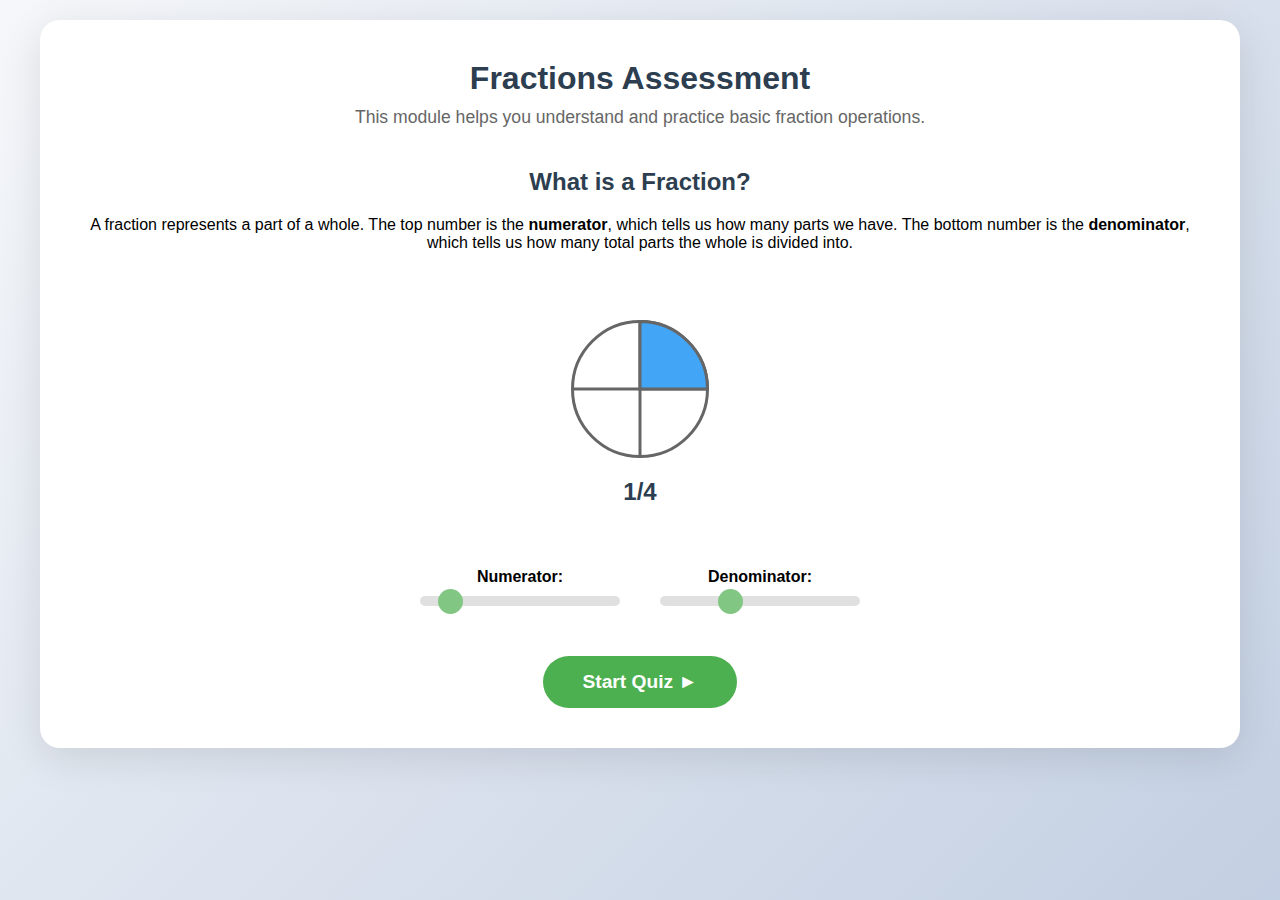
<file: index.html>
<!DOCTYPE html>
<html lang="en">
<head>
    <meta charset="UTF-8" />
    <meta name="viewport" content="width=device-width, initial-scale=1.0" />
    <title>Fraction Assessment</title>
    <link rel="stylesheet" href="style.css">
</head>
<body>
    <div class="container">
        <h1>Fractions Assessment</h1>
        <p class="instruction">This module helps you understand and practice basic fraction operations.</p>
        
        <div id="initial-page" class="initial-visualizer">
            <h2>What is a Fraction?</h2>
            <p>A fraction represents a part of a whole. The top number is the <b>numerator</b>, which tells us how many parts we have. The bottom number is the <b>denominator</b>, which tells us how many total parts the whole is divided into.</p>
            <div class="pizza-container">
                <svg class="pizza" id="pizza-init" viewBox="0 0 100 100"></svg>
                <div class="fraction-label" id="label-init">1/4</div>
            </div>
            
            <div class="slider-container">
                <div class="slider-group">
                    <span>Numerator:</span>
                    <input type="range" id="numerator-slider" min="0" max="10" value="1">
                </div>
                <div class="slider-group">
                    <span>Denominator:</span>
                    <input type="range" id="denominator-slider" min="1" max="10" value="4">
                </div>
            </div>
            
            <button class="start-button" onclick="startQuiz()">Start Quiz ►</button>
        </div>

        <div id="quiz-content" class="hide">
            <div class="quiz-section">
                <h2 class="quiz-title">Fraction <span id="operation-type">Addition</span> Quiz</h2>
                <p class="instruction" id="instruction">Drag the slices to solve the problem!</p>
                <div class="visualization" id="visualization">
                    <div class="pizza-container" data-pizza="pizza1">
                        <svg class="pizza" id="pizza1" viewBox="0 0 100 100"></svg>
                        <div class="fraction-label" id="label1">0/3</div>
                    </div>
                    <div class="operator" id="operator">+</div>
                    <div class="pizza-container" data-pizza="pizza2">
                        <svg class="pizza" id="pizza2" viewBox="0 0 100 100"></svg>
                        <div class="fraction-label" id="label2">0/3</div>
                    </div>
                    <div class="operator operator-equals">=</div>
                    <div class="pizza-container" data-pizza="pizza3">
                        <svg class="pizza" id="pizza3" viewBox="0 0 100 100"></svg>
                        <div class="fraction-label" id="label3">0/3</div>
                    </div>
                </div>
                
                <div class="equation">
                    <div class="fraction-input">
                        <div id="num1">2</div>
                        <div class="line"></div>
                        <div id="den1">3</div>
                    </div>
                    <div id="quiz-operator">+</div>
                    <div class="fraction-input">
                        <div id="num2">1</div>
                        <div class="line"></div>
                        <div id="den2">3</div>
                    </div>
                    <div>=</div>
                    <div class="fraction-input">
                        <input type="number" id="answer-num" placeholder="?" min="0" max="10">
                        <div class="line"></div>
                        <input type="number" id="answer-den" placeholder="?" min="1" max="10">
                    </div>
                </div>
                <div class="buttons">
                    <button class="btn-hint" onclick="showHint()">Get Hint</button>
                    <button class="btn-check" onclick="checkAnswer()">✓ Check Answer</button>
                </div>
                <div class="feedback" id="feedback"></div>
                <div class="question-info" id="question-info">Question 1 of 5</div>
            </div>
        </div>
        
        <div class="completion-screen" id="completion-screen">
            <h2>🎉 Congratulations! 🎉</h2>
            <p>You've completed the module!</p>
            <div class="score">
                <span id="final-score">Score: 0/0</span>
            </div>
            <p>Great job learning about fractions!</p>
            <button class="btn-restart" onclick="restartQuiz()">Start Over</button>
        </div>
        
        <div class="hide" id="mode-completion-screen">
            <h2 style="color:#2c3e50; text-align: center; margin-top: 40px;">Great job with Addition!</h2>
            <p class="instruction">Ready to try Subtraction?</p>
            <div style="text-align: center;">
                <button class="start-button" onclick="startSubtractionQuiz()">Start Subtraction Quiz ►</button>
            </div>
        </div>
    </div>
    
    <script src="script.js"></script>
</body>
</html>
</file>
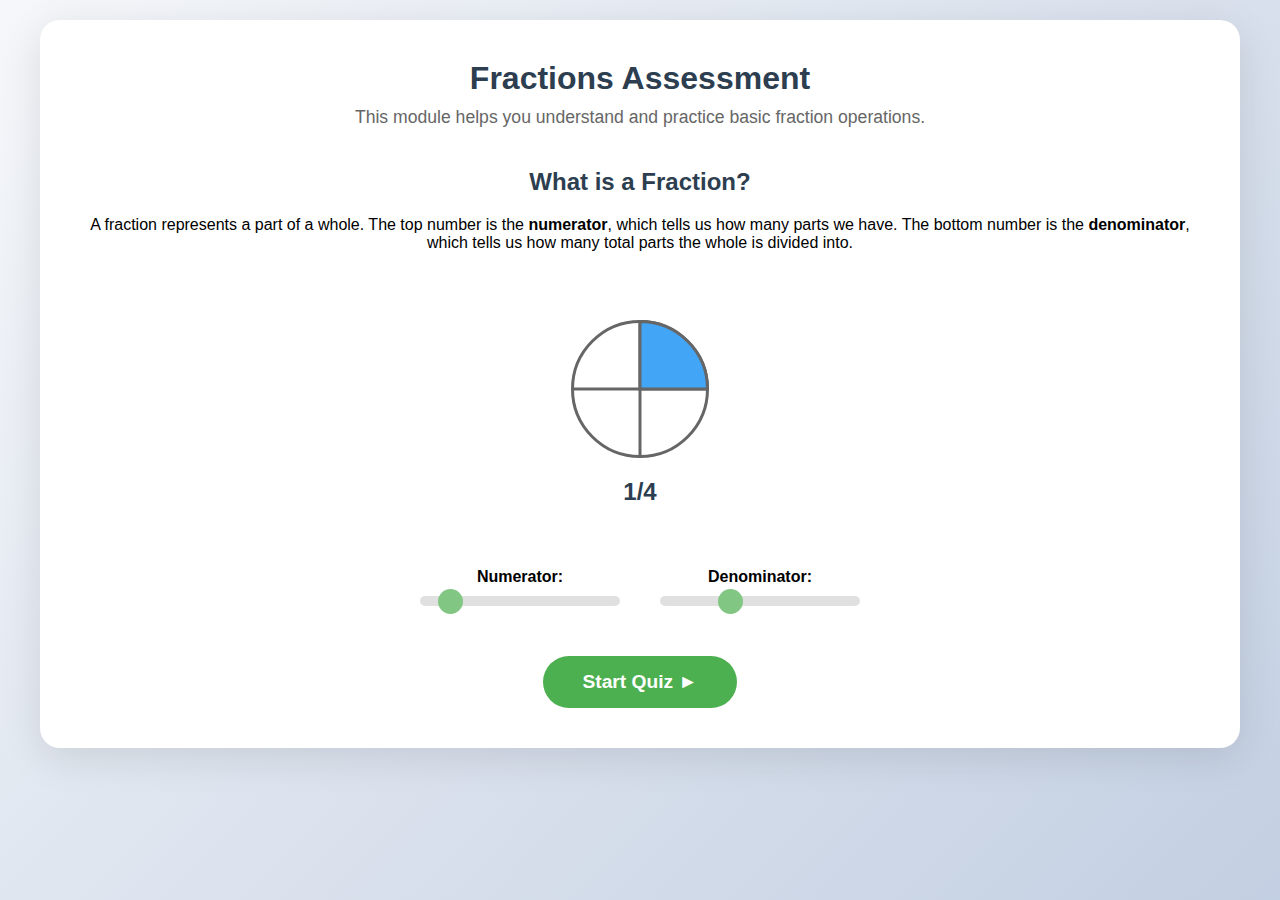
<file: practice.html>
<!DOCTYPE html>
<html lang="en">
<head>
    <meta charset="UTF-8" />
    <meta name="viewport" content="width=device-width, initial-scale=1.0" />
    <title>Fraction Assessment</title>
    <style>
        * {
            margin: 0;
            padding: 0;
            box-sizing: border-box;
        }

        body {
            font-family: 'Segoe UI', Tahoma, Geneva, Verdana, sans-serif;
            background: linear-gradient(135deg, #f5f7fa 0%, #c3cfe2 100%);
            min-height: 100vh;
            padding: 20px;
        }

        .container {
            max-width: 1200px;
            margin: 0 auto;
            background: white;
            border-radius: 20px;
            padding: 40px;
            box-shadow: 0 10px 40px rgba(0, 0, 0, 0.1);
        }

        h1 {
            text-align: center;
            color: #2c3e50;
            margin-bottom: 10px;
            font-size: 2em;
        }
        
        h2 {
            text-align: center;
            color: #2c3e50;
            margin-top: 10px;
            font-size: 1.5em;
        }

        .instruction {
            text-align: center;
            color: #666;
            margin-bottom: 30px;
            font-size: 1.1em;
        }

        .visualization {
            display: flex;
            align-items: center;
            justify-content: center;
            gap: 30px;
            margin-bottom: 50px;
            flex-wrap: wrap;
            position: relative;
        }
        
        .pizza-container {
            position: relative;
            padding: 20px;
            border-radius: 15px;
            min-width: 180px;
            transition: box-shadow 0.3s, border 0.3s;
            border: 2px dashed transparent;
        }

        .pizza {
            width: 150px;
            height: 150px;
            position: relative;
        }
        .fraction-label {
            text-align: center;
            font-size: 1.5em;
            font-weight: bold;
            margin-top: 10px;
            color: #2c3e50;
        }
        .operator {
            font-size: 2.5em;
            font-weight: bold;
            color: #2c3e50;
        }
        svg {
            width: 100%;
            height: 100%;
        }
        .slice {
            cursor: grab;
            transition: opacity 0.3s;
        }
        .slice:hover {
            opacity: 0.8;
            filter: brightness(1.1);
        }
        
        .slice.dragging {
            visibility: hidden;
        }
        
        .drop-target {
            box-shadow: 0 0 20px 5px rgba(66, 165, 245, 0.7);
            border: 2px dashed #42a5f5;
        }
        
        /* --- UPDATED RULE --- */
        .floating-slice {
            position: fixed; /* Changed to fixed for smoother scrolling behavior */
            width: 150px;
            height: 150px;
            pointer-events: none; /* Allows elements below to be detected */
            z-index: 1000;
            transform: scale(1.1);
            filter: drop-shadow(0 10px 8px rgba(0,0,0,0.2));
            transition: transform 0.2s;
        }

        /* --- SUBTRACTION CHANGE: Styles to hide elements during subtraction mode --- */
        .subtraction-mode .operator-equals,
        .subtraction-mode .pizza-container[data-pizza="pizza3"] {
            display: none;
        }

        .quiz-section {
            background: #f8f9fa;
            padding: 30px;
            border-radius: 15px;
            margin-top: 40px;
        }
        .quiz-title {
            text-align: center;
            font-size: 1.5em;
            color: #2c3e50;
            margin-bottom: 20px;
        }
        .equation {
            display: flex;
            align-items: center;
            justify-content: center;
            gap: 15px;
            font-size: 1.8em;
            margin-bottom: 20px;
            flex-wrap: wrap;
        }
        .fraction-input {
            display: flex;
            flex-direction: column;
            align-items: center;
            gap: 5px;
        }
        .fraction-input input {
            width: 80px;
            height: 50px;
            text-align: center;
            font-size: 1.2em;
            border: 2px solid #ddd;
            border-radius: 8px;
            padding: 5px;
        }
        .fraction-input .line {
            width: 80px;
            height: 2px;
            background: #333;
        }
        .buttons {
            display: flex;
            justify-content: center;
            gap: 20px;
            margin-top: 30px;
            flex-wrap: wrap;
        }
        button {
            padding: 12px 30px;
            font-size: 1.1em;
            border: none;
            border-radius: 25px;
            cursor: pointer;
            font-weight: 600;
            transition: all 0.3s;
        }
        .btn-hint {
            background: #ffa726;
            color: white;
        }
        .btn-hint:hover {
            background: #fb8c00;
            transform: translateY(-2px);
        }
        .btn-check {
            background: #42a5f5;
            color: white;
        }
        .btn-check:hover {
            background: #1e88e5;
            transform: translateY(-2px);
        }
        .feedback {
            text-align: center;
            font-size: 1.2em;
            font-weight: bold;
            margin-top: 20px;
            padding: 15px;
            border-radius: 10px;
        }
        .feedback.correct {
            color: #4caf50;
            background: #e8f5e9;
        }
        .feedback.incorrect {
            color: #f44336;
            background: #ffebee;
        }
        .question-info {
            text-align: center;
            color: #666;
            margin-top: 20px;
        }
        .completion-screen {
            display: none;
            text-align: center;
            padding: 40px;
        }
        .completion-screen.active {
            display: block;
        }
        .completion-screen h2 {
            color: #4caf50;
            font-synthesis: 2.5em;
            margin-bottom: 20px;
        }
        .completion-screen p {
            color: #666;
            font-size: 1.3em;
            margin-bottom: 30px;
        }
        .score {
            font-size: 3em;
            color: #2c3e50;
            font-weight: bold;
            margin: 20px 0;
        }
        .btn-restart {
            background: #9c27b0;
            color: white;
        }
        .btn-restart:hover {
            background: #7b1fa2;
            transform: translateY(-2px);
        }
        
        .hide {
            display: none;
        }
        .slider-container {
            display: flex;
            justify-content: center;
            gap: 40px;
            margin-top: 20px;
        }
        .slider-group {
            display: flex;
            flex-direction: column;
            align-items: center;
        }
        .slider-group span {
            font-weight: bold;
            margin-bottom: 10px;
        }
        .slider-group input[type="range"] {
            -webkit-appearance: none;
            width: 200px;
            height: 10px;
            background: #d3d3d3;
            outline: none;
            opacity: 0.7;
            -webkit-transition: .2s;
            transition: opacity .2s;
            border-radius: 5px;
        }
        .slider-group input[type="range"]:hover {
            opacity: 1;
        }
        .slider-group input[type="range"]::-webkit-slider-thumb {
            -webkit-appearance: none;
            appearance: none;
            width: 25px;
            height: 25px;
            background: #4caf50;
            cursor: pointer;
            border-radius: 50%;
        }
        .slider-group input[type="range"]::-moz-range-thumb {
            width: 25px;
            height: 25px;
            background: #4caf50;
            cursor: pointer;
            border-radius: 50%;
        }
        
        .start-button {
            padding: 15px 40px;
            font-size: 1.2em;
            font-weight: bold;
            color: white;
            background: #4CAF50;
            border: none;
            border-radius: 30px;
            cursor: pointer;
            margin-top: 30px;
            transition: background 0.3s;
        }
        .start-button:hover {
            background: #45a049;
        }
        
        /* New styles for initial visualizer */
        .initial-visualizer {
            display: flex;
            flex-direction: column;
            align-items: center;
            gap: 20px;
            text-align: center;
        }
        .initial-visualizer .pizza-container {
            margin-top: 20px;
        }
    </style>
</head>
<body>
    <div class="container">
        <h1>Fractions Assessment</h1>
        <p class="instruction">This module helps you understand and practice basic fraction operations.</p>
        
        <div id="initial-page" class="initial-visualizer">
            <h2>What is a Fraction?</h2>
            <p>A fraction represents a part of a whole. The top number is the <b>numerator</b>, which tells us how many parts we have. The bottom number is the <b>denominator</b>, which tells us how many total parts the whole is divided into.</p>
            <div class="pizza-container">
                <svg class="pizza" id="pizza-init" viewBox="0 0 100 100"></svg>
                <div class="fraction-label" id="label-init">1/4</div>
            </div>
            
            <div class="slider-container">
                <div class="slider-group">
                    <span>Numerator:</span>
                    <input type="range" id="numerator-slider" min="0" max="10" value="1">
                </div>
                <div class="slider-group">
                    <span>Denominator:</span>
                    <input type="range" id="denominator-slider" min="1" max="10" value="4">
                </div>
            </div>
            
            <button class="start-button" onclick="startQuiz()">Start Quiz ►</button>
        </div>

        <div id="quiz-content" class="hide">
            <div class="quiz-section">
                <h2 class="quiz-title">Fraction <span id="operation-type">Addition</span> Quiz</h2>
                <p class="instruction" id="instruction">Click the button below to start dragging slices!</p>
                <div class="visualization" id="visualization">
                    <div class="pizza-container" data-pizza="pizza1">
                        <svg class="pizza" id="pizza1" viewBox="0 0 100 100"></svg>
                        <div class="fraction-label" id="label1">0/3</div>
                    </div>
                    <div class="operator" id="operator">+</div>
                    <div class="pizza-container" data-pizza="pizza2">
                        <svg class="pizza" id="pizza2" viewBox="0 0 100 100"></svg>
                        <div class="fraction-label" id="label2">0/3</div>
                    </div>
                    <div class="operator operator-equals">=</div>
                    <div class="pizza-container" data-pizza="pizza3">
                        <svg class="pizza" id="pizza3" viewBox="0 0 100 100"></svg>
                        <div class="fraction-label" id="label3">0/3</div>
                    </div>
                </div>
                
                <div class="equation">
                    <div class="fraction-input">
                        <div id="num1">2</div>
                        <div class="line"></div>
                        <div id="den1">3</div>
                    </div>
                    <div id="quiz-operator">+</div>
                    <div class="fraction-input">
                        <div id="num2">1</div>
                        <div class="line"></div>
                        <div id="den2">3</div>
                    </div>
                    <div>=</div>
                    <div class="fraction-input">
                        <input type="number" id="answer-num" placeholder="?" min="0" max="10">
                        <div class="line"></div>
                        <input type="number" id="answer-den" placeholder="?" min="1" max="10">
                    </div>
                </div>
                <div class="buttons">
                    <button class="btn-hint" onclick="showHint()">Get Hint</button>
                    <button class="btn-check" onclick="checkAnswer()">✓ Check Answer</button>
                </div>
                <div class="feedback" id="feedback"></div>
                <div class="question-info" id="question-info">Question 1 of 6</div>
            </div>
        </div>
        
        <div class="completion-screen" id="completion-screen">
            <h2>🎉 Congratulations! 🎉</h2>
            <p>You've completed the module!</p>
            <div class="score">
                <span id="final-score">Score: 0/0</span>
            </div>
            <p>Great job learning about fractions!</p>
            <button class="btn-restart" onclick="restartQuiz()">Start Over</button>
        </div>
        
        <div class="hide" id="mode-completion-screen">
            <h2 style="color:#2c3e50; text-align: center; margin-top: 40px;">Great job with Addition!</h2>
            <p class="instruction">Ready to try Subtraction?</p>
            <div style="text-align: center;">
                <button class="start-button" onclick="startSubtractionQuiz()">Start Subtraction Quiz ►</button>
            </div>
        </div>
    </div>
    
    <script>
    // --------------- state ----------------
    let currentMode = 'addition';
    let draggingEnabled = false;
    let slices = { pizza1: 0, pizza2: 0, pizza3: 0 };
    let totalSlices = 4;
    let draggedSlice = null;
    let floatingSlice = null;
    let originalPizza = null;
    let sliceIndex = null;
    let currentQuestion = 0;
    let correctAnswers = 0;
    
    const additionQuestions = [
        { num1: 2, den1: 3, num2: 1, den2: 3, answer_num: 3, answer_den: 3, slices1: 2, slices2: 1, totalSlices: 3 },
        { num1: 1, den1: 4, num2: 2, den2: 4, answer_num: 3, answer_den: 4, slices1: 1, slices2: 2, totalSlices: 4 },
        { num1: 1, den1: 3, num2: 1, den2: 3, answer_num: 2, answer_den: 3, slices1: 1, slices2: 1, totalSlices: 3 },
    ];
    
    const subtractionQuestions = [
        { num1: 3, den1: 4, num2: 1, den2: 4, answer_num: 2, answer_den: 4, slices1: 3, slices2: 1, totalSlices: 4 },
        { num1: 2, den1: 3, num2: 1, den2: 3, answer_num: 1, answer_den: 3, slices1: 2, slices2: 1, totalSlices: 3 },
        { num1: 5, den1: 6, num2: 2, den2: 6, answer_num: 3, answer_den: 6, slices1: 5, slices2: 2, totalSlices: 6 },
    ];
    
    let currentQuizQuestions = additionQuestions;
    
    // Initial visualizer logic
    const initNumeratorSlider = document.getElementById('numerator-slider');
    const initDenominatorSlider = document.getElementById('denominator-slider');
    const initLabel = document.getElementById('label-init');
    const initPizzaSvg = document.getElementById('pizza-init');
    
    initNumeratorSlider.addEventListener('input', updateInitialVisualizer);
    initDenominatorSlider.addEventListener('input', updateInitialVisualizer);
    
    function updateInitialVisualizer() {
        let num = parseInt(initNumeratorSlider.value, 10);
        let den = parseInt(initDenominatorSlider.value, 10);
        
        if (num > den) {
            num = den;
            initNumeratorSlider.value = den;
        }
        
        initLabel.textContent = `${num}/${den}`;
        
        createPizza(initPizzaSvg, num, den);
    }
    
    function createPizza(svg, filledSlices, totalSlices) {
        svg.innerHTML = '';
        
        const circle = document.createElementNS('http://www.w3.org/2000/svg', 'circle');
        circle.setAttribute('cx', '50');
        circle.setAttribute('cy', '50');
        circle.setAttribute('r', '45');
        circle.setAttribute('fill', 'white');
        circle.setAttribute('stroke', '#666');
        circle.setAttribute('stroke-width', '2');
        svg.appendChild(circle);

        for (let i = 0; i < totalSlices; i++) {
            const angle = (360 / totalSlices) * i;
            const line = document.createElementNS('http://www.w3.org/2000/svg', 'line');
            line.setAttribute('x1', '50');
            line.setAttribute('y1', '50');
            line.setAttribute('x2', 50 + 45 * Math.cos((angle - 90) * Math.PI / 180));
            line.setAttribute('y2', 50 + 45 * Math.sin((angle - 90) * Math.PI / 180));
            line.setAttribute('stroke', '#666');
            line.setAttribute('stroke-width', '2');
            svg.appendChild(line);
        }

        for (let i = 0; i < filledSlices; i++) {
            const startAngle = (360 / totalSlices) * i - 90;
            const endAngle = (360 / totalSlices) * (i + 1) - 90;
            const x1 = 50 + 45 * Math.cos(startAngle * Math.PI / 180);
            const y1 = 50 + 45 * Math.sin(startAngle * Math.PI / 180);
            const x2 = 50 + 45 * Math.cos(endAngle * Math.PI / 180);
            const y2 = 50 + 45 * Math.sin(endAngle * Math.PI / 180);
            const path = document.createElementNS('http://www.w3.org/2000/svg', 'path');
            const d = `M 50 50 L ${x1} ${y1} A 45 45 0 0 1 ${x2} ${y2} Z`;
            path.setAttribute('d', d);
            path.setAttribute('fill', '#42a5f5');
            path.setAttribute('stroke', '#666');
            path.setAttribute('stroke-width', '2');
            path.classList.add('slice');
            svg.appendChild(path);
        }
    }
    
    function startQuiz() {
        document.getElementById('initial-page').classList.add('hide');
        document.getElementById('quiz-content').classList.remove('hide');
        loadQuestion();
    }
    
    function startSubtractionQuiz() {
        document.getElementById('mode-completion-screen').classList.add('hide');
        document.getElementById('quiz-content').classList.remove('hide');
        currentMode = 'subtraction';
        currentQuizQuestions = subtractionQuestions;
        currentQuestion = 0;
        loadQuestion();
    }
    
    function loadQuestion() {
        if (currentQuestion >= currentQuizQuestions.length) {
            if (currentMode === 'addition') {
                showModeCompletion();
            } else {
                showCompletionScreen();
            }
            return;
        }
        
        const q = currentQuizQuestions[currentQuestion];
        totalSlices = q.totalSlices;
        const viz = document.getElementById('visualization');
        
        document.getElementById('operation-type').textContent = currentMode.charAt(0).toUpperCase() + currentMode.slice(1);
        
        if (currentMode === 'addition') {
            viz.classList.remove('subtraction-mode');
            document.getElementById('operator').textContent = '+';
            document.getElementById('quiz-operator').textContent = '+';
            document.getElementById('instruction').textContent = 'Drag the slices from the first two pizzas to the empty one!';
            slices = { pizza1: q.slices1, pizza2: q.slices2, pizza3: 0 };
        } else { // Subtraction mode
            viz.classList.add('subtraction-mode');
            document.getElementById('operator').textContent = '-';
            document.getElementById('quiz-operator').textContent = '-';
            document.getElementById('instruction').textContent = 'Drag the red slices from the second pizza onto the blue slices to subtract!';
            slices = { pizza1: q.slices1, pizza2: q.slices2, pizza3: 0 };
        }
        
        document.getElementById('num1').textContent = q.num1;
        document.getElementById('den1').textContent = q.den1;
        document.getElementById('num2').textContent = q.num2;
        document.getElementById('den2').textContent = q.den2;
        
        document.getElementById('answer-num').value = '';
        document.getElementById('answer-den').value = '';
        const fb = document.getElementById('feedback');
        fb.textContent = '';
        fb.className = 'feedback';
        
        const totalQuestions = additionQuestions.length + subtractionQuestions.length;
        const currentGlobalQuestion = (currentMode === 'addition' ? 0 : additionQuestions.length) + currentQuestion + 1;
        document.getElementById('question-info').textContent = `Question ${currentGlobalQuestion} of ${totalQuestions}`;
        
        draggingEnabled = true;
        updateVisualization();
    }
    
    function createQuizPizza(svgId, filledSlices = 0, color = '#42a5f5') {
        const svg = document.getElementById(svgId);
        svg.innerHTML = '';
        
        const circle = document.createElementNS('http://www.w3.org/2000/svg', 'circle');
        circle.setAttribute('cx', '50');
        circle.setAttribute('cy', '50');
        circle.setAttribute('r', '45');
        circle.setAttribute('fill', 'white');
        circle.setAttribute('stroke', '#ccc');
        circle.setAttribute('stroke-width', '1');
        svg.appendChild(circle);
        
        for (let i = 0; i < totalSlices; i++) {
            const angle = (360 / totalSlices) * i;
            const line = document.createElementNS('http://www.w3.org/2000/svg', 'line');
            line.setAttribute('x1', '50');
            line.setAttribute('y1', '50');
            line.setAttribute('x2', 50 + 45 * Math.cos((angle - 90) * Math.PI / 180));
            line.setAttribute('y2', 50 + 45 * Math.sin((angle - 90) * Math.PI / 180));
            line.setAttribute('stroke', '#ccc');
            line.setAttribute('stroke-width', '1');
            svg.appendChild(line);
        }
        
        for (let i = 0; i < filledSlices; i++) {
            addSlice(svg, i, color, svgId);
        }
    }
    
    function addSlice(svg, index, color, pizzaId) {
        const startAngle = (360 / totalSlices) * index - 90;
        const endAngle = (360 / totalSlices) * (index + 1) - 90;
        
        const x1 = 50 + 45 * Math.cos(startAngle * Math.PI / 180);
        const y1 = 50 + 45 * Math.sin(startAngle * Math.PI / 180);
        const x2 = 50 + 45 * Math.cos(endAngle * Math.PI / 180);
        const y2 = 50 + 45 * Math.sin(endAngle * Math.PI / 180);
        
        const path = document.createElementNS('http://www.w3.org/2000/svg', 'path');
        const d = `M 50 50 L ${x1} ${y1} A 45 45 0 0 1 ${x2} ${y2} Z`;
        path.setAttribute('d', d);
        path.setAttribute('fill', color);
        path.setAttribute('stroke', '#666');
        path.setAttribute('stroke-width', '2');
        path.classList.add('slice');
        path.dataset.pizzaId = pizzaId;
        path.dataset.sliceIndex = index;
        
        let isDraggable = false;
        if (currentMode === 'addition' && (pizzaId === 'pizza1' || pizzaId === 'pizza2')) {
            isDraggable = true;
        } else if (currentMode === 'subtraction' && pizzaId === 'pizza2') {
            isDraggable = true;
        }

        if (draggingEnabled && isDraggable) {
            path.style.cursor = 'grab';
            path.addEventListener('mousedown', startDrag);
            path.addEventListener('touchstart', startDrag, { passive: false });
        }
        
        svg.appendChild(path);
    }
    
    function createFloatingSlice(color, startAngle, endAngle) {
        const svg = document.createElementNS('http://www.w3.org/2000/svg', 'svg');
        svg.classList.add('floating-slice');
        svg.setAttribute('viewBox', '0 0 100 100');
        
        const x1 = 50 + 45 * Math.cos(startAngle * Math.PI / 180);
        const y1 = 50 + 45 * Math.sin(startAngle * Math.PI / 180);
        const x2 = 50 + 45 * Math.cos(endAngle * Math.PI / 180);
        const y2 = 50 + 45 * Math.sin(endAngle * Math.PI / 180);
        
        const path = document.createElementNS('http://www.w3.org/2000/svg', 'path');
        const d = `M 50 50 L ${x1} ${y1} A 45 45 0 0 1 ${x2} ${y2} Z`;
        path.setAttribute('d', d);
        path.setAttribute('fill', color);
        path.setAttribute('stroke', '#333');
        path.setAttribute('stroke-width', '3');
        
        svg.appendChild(path);
        return svg;
    }
    
    function startDrag(e) {
        if (!draggingEnabled) return;
        e.preventDefault();
        
        draggedSlice = e.currentTarget || e.target;
        originalPizza = draggedSlice.dataset.pizzaId;
        sliceIndex = parseInt(draggedSlice.dataset.sliceIndex, 10);
        
        if (!slices[originalPizza] || slices[originalPizza] <= 0) {
             draggedSlice = null;
             return;
        }
        
        draggedSlice.classList.add('dragging');
        
        const startAngle = (360 / totalSlices) * sliceIndex - 90;
        const endAngle = (360 / totalSlices) * (sliceIndex + 1) - 90;
        const color = draggedSlice.getAttribute('fill');
        
        floatingSlice = createFloatingSlice(color, startAngle, endAngle);
        document.body.appendChild(floatingSlice);
        
        const clientX = e.type === 'touchstart' ? e.touches[0].clientX : e.clientX;
        const clientY = e.type === 'touchstart' ? e.touches[0].clientY : e.clientY;
        
        floatingSlice.style.left = (clientX - 75) + 'px';
        floatingSlice.style.top = (clientY - 75) + 'px';
        
        document.addEventListener('mousemove', drag);
        document.addEventListener('mouseup', endDrag);
        document.addEventListener('touchmove', drag, { passive: false });
        document.addEventListener('touchend', endDrag);
    }
    
    function drag(e) {
        if (!floatingSlice) return;
        
        const clientX = e.type === 'touchmove' ? e.touches[0].clientX : e.clientX;
        const clientY = e.type === 'touchmove' ? e.touches[0].clientY : e.clientY;
        
        floatingSlice.style.left = (clientX - 75) + 'px';
        floatingSlice.style.top = (clientY - 75) + 'px';
        
        document.querySelectorAll('.pizza-container').forEach(container => {
            container.classList.remove('drop-target');
        });
        
        const elementBelow = document.elementFromPoint(clientX, clientY);
        const pizzaContainer = elementBelow?.closest('.pizza-container');
        
        const dropTargetPizzaId = currentMode === 'addition' ? 'pizza3' : 'pizza1';
        if (pizzaContainer && pizzaContainer.dataset.pizza === dropTargetPizzaId) {
            pizzaContainer.classList.add('drop-target');
        }
    }
    
    function endDrag(e) {
        if (!floatingSlice) return;
        
        const clientX = e.type === 'touchend' ? e.changedTouches[0].clientX : e.clientX;
        const clientY = e.type === 'touchend' ? e.changedTouches[0].clientY : e.clientY;
        
        const elementBelow = document.elementFromPoint(clientX, clientY);
        const pizzaContainer = elementBelow?.closest('.pizza-container');
        
        document.querySelectorAll('.pizza-container').forEach(container => {
            container.classList.remove('drop-target');
        });
        
        const dropTargetPizzaId = currentMode === 'addition' ? 'pizza3' : 'pizza1';
        if (pizzaContainer && pizzaContainer.dataset.pizza === dropTargetPizzaId) {
            if (currentMode === 'addition') {
                if ((originalPizza === 'pizza1' || originalPizza === 'pizza2') && slices[originalPizza] > 0) {
                    slices[originalPizza]--;
                    slices.pizza3++;
                }
            } else { // Subtraction
                if (originalPizza === 'pizza2' && slices.pizza2 > 0) {
                    slices.pizza2--;
                    slices.pizza1--; // This makes a blue slice disappear
                }
            }
            updateVisualization();
        } else {
             if (draggedSlice) draggedSlice.classList.remove('dragging');
        }
        
        if (floatingSlice) floatingSlice.remove();
        floatingSlice = null;
        draggedSlice = null;
        
        document.removeEventListener('mousemove', drag);
        document.removeEventListener('mouseup', endDrag);
        document.removeEventListener('touchmove', drag);
        document.removeEventListener('touchend', endDrag);
    }
    
    function updateVisualization() {
        if (currentMode === 'subtraction') {
            createQuizPizza('pizza1', slices.pizza1, '#42a5f5');
            createQuizPizza('pizza2', slices.pizza2, '#ef5350');

            document.getElementById('label1').textContent = `${slices.pizza1}/${totalSlices}`;
            document.getElementById('label2').textContent = `${slices.pizza2}/${totalSlices}`;

            if (slices.pizza2 === 0) {
                document.getElementById('instruction').textContent = "Great! You've subtracted all the slices. Now answer the quiz below.";
            }

        } else { // Addition mode (original logic)
            createQuizPizza('pizza1', slices.pizza1, '#42a5f5');
            createQuizPizza('pizza2', slices.pizza2, '#42a5f5');
            createQuizPizza('pizza3', slices.pizza3, '#ef5350');
            
            document.getElementById('label1').textContent = `${slices.pizza1}/${totalSlices}`;
            document.getElementById('label2').textContent = `${slices.pizza2}/${totalSlices}`;
            document.getElementById('label3').textContent = `${slices.pizza3}/${totalSlices}`;

            if (slices.pizza3 === currentQuizQuestions[currentQuestion].answer_num) {
                document.getElementById('instruction').textContent = "Great! You've combined the slices. Now answer the quiz below.";
            }
        }
    }
    
    function showHint() {
        const feedback = document.getElementById('feedback');
        feedback.className = 'feedback';
        feedback.style.color = '#1976d2';
        feedback.style.background = '#e3f2fd';
        if (currentMode === 'addition') {
            feedback.textContent = 'Hint: To add fractions with the same denominator, add the numerators together and keep the denominator the same.';
        } else {
            feedback.textContent = 'Hint: To subtract fractions with the same denominator, subtract the second numerator from the first and keep the denominator the same.';
        }
    }
    
    function goToNextQuestion() {
        currentQuestion++;
        loadQuestion();
    }
    
    function checkAnswer() {
        const numAnswer = parseInt(document.getElementById('answer-num').value, 10);
        const denAnswer = parseInt(document.getElementById('answer-den').value, 10);
        const feedback = document.getElementById('feedback');
        
        const q = currentQuizQuestions[currentQuestion];
        
        if (numAnswer === q.answer_num && denAnswer === q.answer_den) {
            feedback.textContent = 'Correct! ✓';
            feedback.className = 'feedback correct';
            correctAnswers++;
            
            setTimeout(() => {
                goToNextQuestion();
            }, 1000);
        } else {
            feedback.textContent = 'Not quite! Try using the drag-and-drop visual to find the answer.';
            feedback.className = 'feedback incorrect';
        }
    }
    
    function showModeCompletion() {
        document.getElementById('quiz-content').classList.add('hide');
        document.getElementById('mode-completion-screen').classList.remove('hide');
    }
    
    function showCompletionScreen() {
        document.getElementById('quiz-content').classList.add('hide');
        const completionScreen = document.getElementById('completion-screen');
        completionScreen.classList.remove('hide');
        completionScreen.classList.add('active');
        
        const totalQuestions = additionQuestions.length + subtractionQuestions.length;
        const finalScoreEl = document.getElementById('final-score');
        finalScoreEl.textContent = `Score: ${correctAnswers}/${totalQuestions}`;
    }
    
    function restartQuiz() {
        document.getElementById('completion-screen').classList.add('hide', 'active');
        document.getElementById('initial-page').classList.remove('hide');
        
        currentMode = 'addition';
        currentQuizQuestions = additionQuestions;
        currentQuestion = 0;
        correctAnswers = 0;
        
        updateInitialVisualizer();
    }
    
    // Initial call to set up the page
    updateInitialVisualizer();
</script>
</body>
</html>
</file>
<file: style.css>
* {
    margin: 0;
    padding: 0;
    box-sizing: border-box;
}

body {
    font-family: 'Segoe UI', Tahoma, Geneva, Verdana, sans-serif;
    background: linear-gradient(135deg, #f5f7fa 0%, #c3cfe2 100%);
    min-height: 100vh;
    padding: 20px;
}

.container {
    max-width: 1200px;
    margin: 0 auto;
    background: white;
    border-radius: 20px;
    padding: 40px;
    box-shadow: 0 10px 40px rgba(0, 0, 0, 0.1);
}

h1 {
    text-align: center;
    color: #2c3e50;
    margin-bottom: 10px;
    font-size: 2em;
}

h2 {
    text-align: center;
    color: #2c3e50;
    margin-top: 10px;
    font-size: 1.5em;
}

.instruction {
    text-align: center;
    color: #666;
    margin-bottom: 30px;
    font-size: 1.1em;
}

.visualization {
    display: flex;
    align-items: center;
    justify-content: center;
    gap: 30px;
    margin-bottom: 50px;
    flex-wrap: wrap;
    position: relative;
}

.pizza-container {
    position: relative;
    padding: 20px;
    border-radius: 15px;
    min-width: 180px;
    transition: box-shadow 0.3s, border 0.3s;
    border: 2px dashed transparent;
}

.pizza {
    width: 150px;
    height: 150px;
    position: relative;
}
.fraction-label {
    text-align: center;
    font-size: 1.5em;
    font-weight: bold;
    margin-top: 10px;
    color: #2c3e50;
}
.operator {
    font-size: 2.5em;
    font-weight: bold;
    color: #2c3e50;
}
svg {
    width: 100%;
    height: 100%;
}
.slice {
    cursor: grab;
    transition: opacity 0.3s;
}
.slice:hover {
    opacity: 0.8;
    filter: brightness(1.1);
}

.slice.dragging {
    visibility: hidden;
}

.drop-target {
    box-shadow: 0 0 20px 5px rgba(66, 165, 245, 0.7);
    border: 2px dashed #42a5f5;
}

.floating-slice {
    position: fixed;
    width: 150px;
    height: 150px;
    pointer-events: none;
    z-index: 1000;
    transform: scale(1.1);
    filter: drop-shadow(0 10px 8px rgba(0,0,0,0.2));
    transition: transform 0.2s;
}

.subtraction-mode .operator-equals,
.subtraction-mode .pizza-container[data-pizza="pizza3"] {
    display: none;
}

.quiz-section {
    background: #f8f9fa;
    padding: 30px;
    border-radius: 15px;
    margin-top: 40px;
}
.quiz-title {
    text-align: center;
    font-size: 1.5em;
    color: #2c3e50;
    margin-bottom: 20px;
}
.equation {
    display: flex;
    align-items: center;
    justify-content: center;
    gap: 15px;
    font-size: 1.8em;
    margin-bottom: 20px;
    flex-wrap: wrap;
}
.fraction-input {
    display: flex;
    flex-direction: column;
    align-items: center;
    gap: 5px;
}
.fraction-input input {
    width: 80px;
    height: 50px;
    text-align: center;
    font-size: 1.2em;
    border: 2px solid #ddd;
    border-radius: 8px;
    padding: 5px;
}
.fraction-input .line {
    width: 80px;
    height: 2px;
    background: #333;
}
.buttons {
    display: flex;
    justify-content: center;
    gap: 20px;
    margin-top: 30px;
    flex-wrap: wrap;
}
button {
    padding: 12px 30px;
    font-size: 1.1em;
    border: none;
    border-radius: 25px;
    cursor: pointer;
    font-weight: 600;
    transition: all 0.3s;
}
.btn-hint {
    background: #ffa726;
    color: white;
}
.btn-hint:hover {
    background: #fb8c00;
    transform: translateY(-2px);
}
.btn-check {
    background: #42a5f5;
    color: white;
}
.btn-check:hover {
    background: #1e88e5;
    transform: translateY(-2px);
}
.feedback {
    text-align: center;
    font-size: 1.2em;
    font-weight: bold;
    margin-top: 20px;
    padding: 15px;
    border-radius: 10px;
}
.feedback.correct {
    color: #4caf50;
    background: #e8f5e9;
}
.feedback.incorrect {
    color: #f44336;
    background: #ffebee;
}
.question-info {
    text-align: center;
    color: #666;
    margin-top: 20px;
}
.completion-screen {
    display: none;
    text-align: center;
    padding: 40px;
}
.completion-screen.active {
    display: block;
}
.completion-screen h2 {
    color: #4caf50;
    font-synthesis: 2.5em;
    margin-bottom: 20px;
}
.completion-screen p {
    color: #666;
    font-size: 1.3em;
    margin-bottom: 30px;
}
.score {
    font-size: 3em;
    color: #2c3e50;
    font-weight: bold;
    margin: 20px 0;
}
.btn-restart {
    background: #9c27b0;
    color: white;
}
.btn-restart:hover {
    background: #7b1fa2;
    transform: translateY(-2px);
}

.hide {
    display: none;
}
.slider-container {
    display: flex;
    justify-content: center;
    gap: 40px;
    margin-top: 20px;
}
.slider-group {
    display: flex;
    flex-direction: column;
    align-items: center;
}
.slider-group span {
    font-weight: bold;
    margin-bottom: 10px;
}
.slider-group input[type="range"] {
    -webkit-appearance: none;
    width: 200px;
    height: 10px;
    background: #d3d3d3;
    outline: none;
    opacity: 0.7;
    -webkit-transition: .2s;
    transition: opacity .2s;
    border-radius: 5px;
}
.slider-group input[type="range"]:hover {
    opacity: 1;
}
.slider-group input[type="range"]::-webkit-slider-thumb {
    -webkit-appearance: none;
    appearance: none;
    width: 25px;
    height: 25px;
    background: #4caf50;
    cursor: pointer;
    border-radius: 50%;
}
.slider-group input[type="range"]::-moz-range-thumb {
    width: 25px;
    height: 25px;
    background: #4caf50;
    cursor: pointer;
    border-radius: 50%;
}

.start-button {
    padding: 15px 40px;
    font-size: 1.2em;
    font-weight: bold;
    color: white;
    background: #4CAF50;
    border: none;
    border-radius: 30px;
    cursor: pointer;
    margin-top: 30px;
    transition: background 0.3s;
}
.start-button:hover {
    background: #45a049;
}

.initial-visualizer {
    display: flex;
    flex-direction: column;
    align-items: center;
    gap: 20px;
    text-align: center;
}
.initial-visualizer .pizza-container {
    margin-top: 20px;
}
</file>
